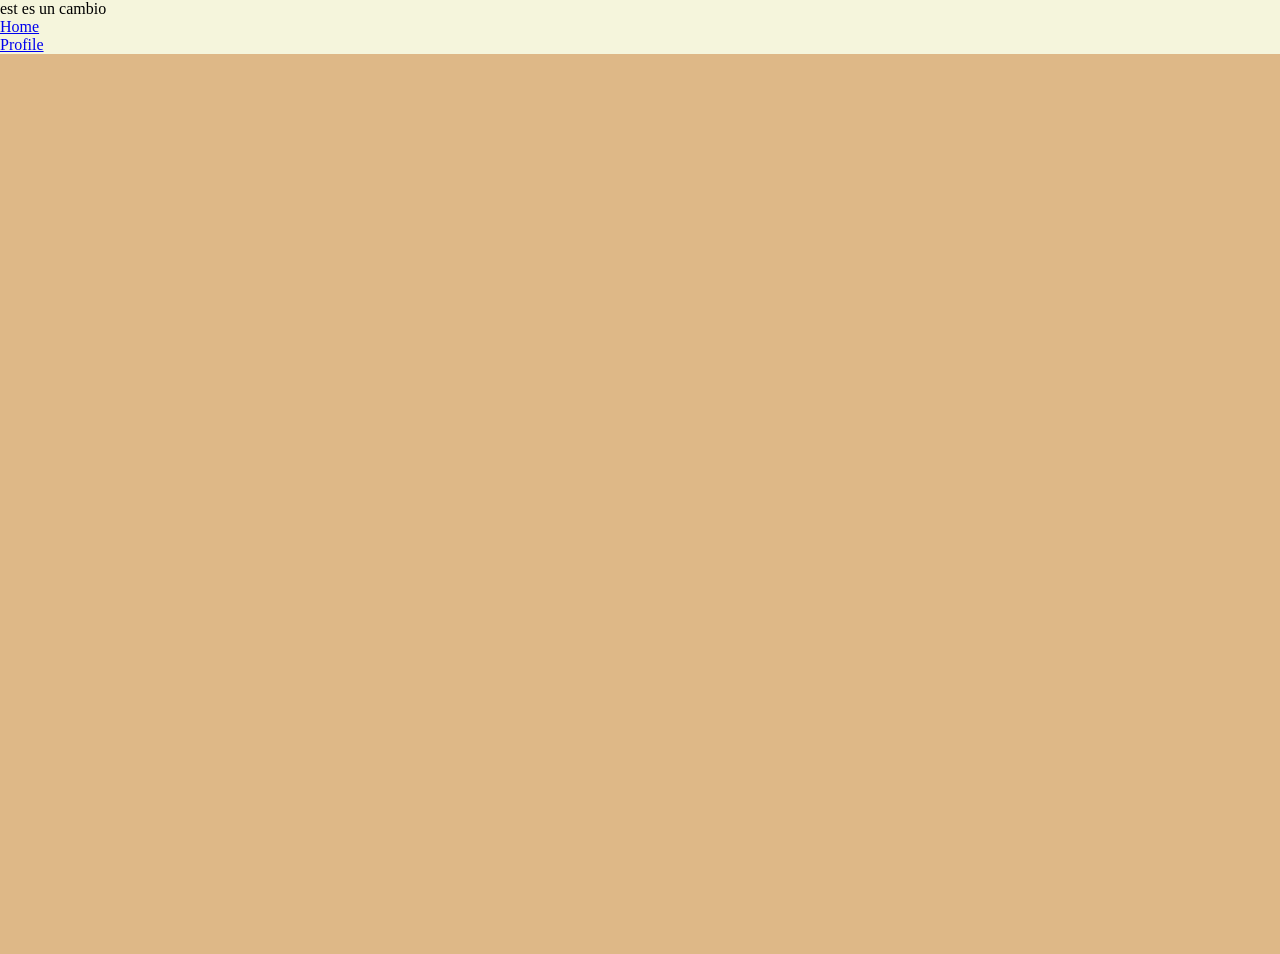
<file: 01_modulo/unidad1/01_clases_html/index.html>
<!doctype html>
<html lang="es">
    <head>
        est es un cambio
        <meta charset="UTF-8" />
        <meta name="viewport" content="width=device-width, initial-scale=1.0" />
        <title>Clase 1 - HTML</title>
        <link rel="stylesheet" href="./assets/css/styles.css" />
    </head>
    <body>
        <!-- Comentar -->
        <!-- <h1 id="principalTitle" class="title">Hola Mundo</h1>

        <h2 class="title">h2 clase de texto</h2>

        <h3 class="title">h3 clase de texto</h3>

        <h4 class="title">h4 clase de texto</h4>

        <h5 class="title">h5 clase de texto</h5>

        <h6 class="title">h6 clase de texto</h6> -->

        <header>
            <!-- Cabecera de la web -->
            <nav>
                <ul>
                    <li><a href="#">Home</a></li>
                    <li><a href="https://www.linkedin.com/feed/" target="_blank">Profile</a></li>
                </ul>
            </nav>
        </header>

        <main>
            <!-- Contenido de la web -->
            <section></section>
        </main>

        <footer>
            <!-- Menú inferior de la web -->
        </footer>
    </body>
</html>
</file>
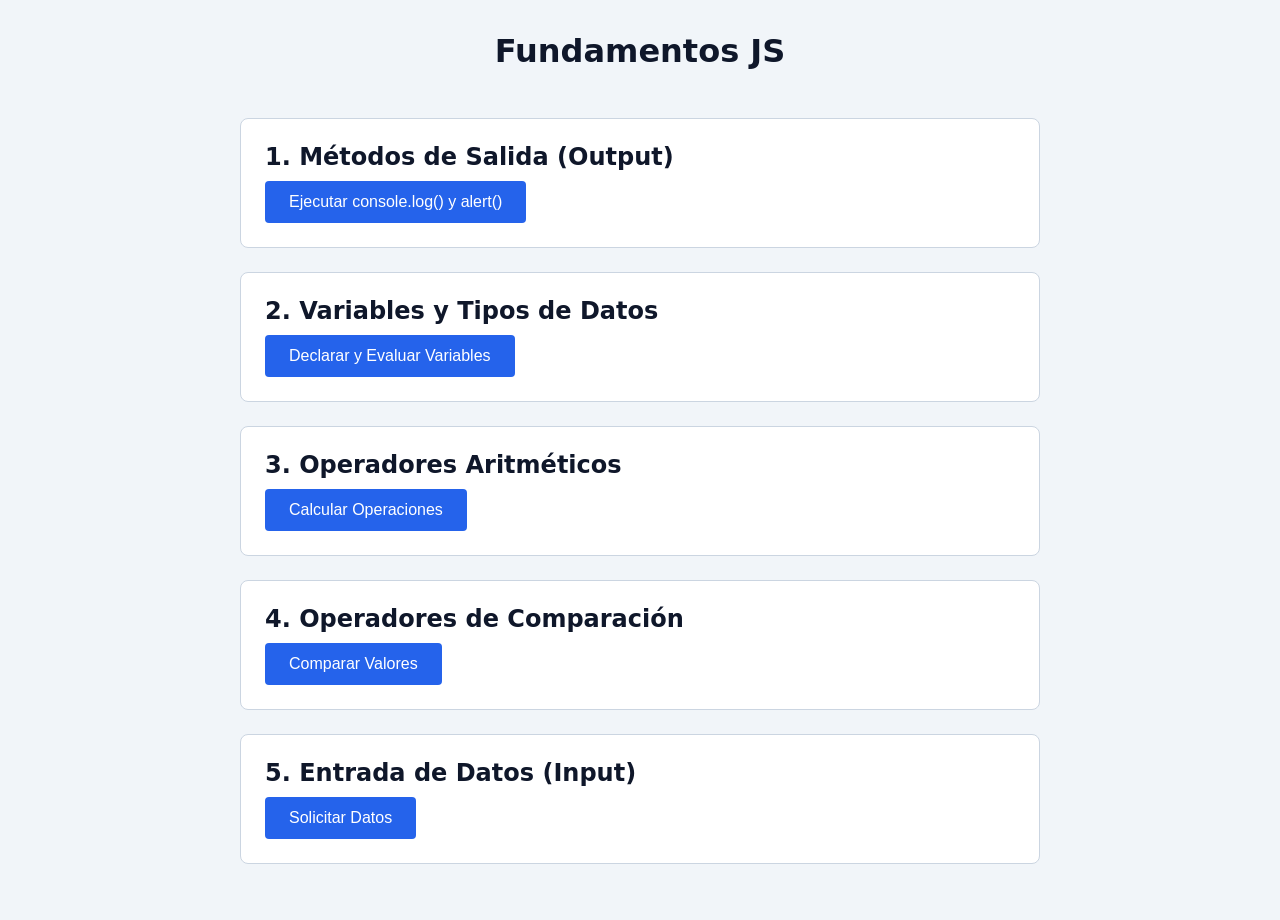
<file: 01_modulo/unidad1/04_clases_javascript/index.html>
<!doctype html>
<html lang="en">
    <head>
        <meta charset="UTF-8" />
        <meta name="viewport" content="width=device-width, initial-scale=1.0" />
        <title>Fundamentos JS</title>
        <link rel="stylesheet" href="./assets/css/styles.css" />
    </head>
    <body>
        <main class="contenedor">
            <header class="cabecera">
                <h1>Fundamentos JS</h1>
            </header>

            <section class="panel">
                <h2>1. Métodos de Salida (Output)</h2>
                <button id="btnSalidas">Ejecutar console.log() y alert()</button>
            </section>

            <section class="panel">
                <h2>2. Variables y Tipos de Datos</h2>
                <button id="btnVariables">Declarar y Evaluar Variables</button>
            </section>

            <section class="panel">
                <h2>3. Operadores Aritméticos</h2>
                <button id="btnAritmeticos">Calcular Operaciones</button>
            </section>

            <section class="panel">
                <h2>4. Operadores de Comparación</h2>
                <button id="btnComparacion">Comparar Valores</button>
            </section>

            <section class="panel">
                <h2>5. Entrada de Datos (Input)</h2>
                <button id="btnInput">Solicitar Datos</button>
            </section>
        </main>

        <script src="./assets/js/app.js"></script>
    </body>
</html>
</file>
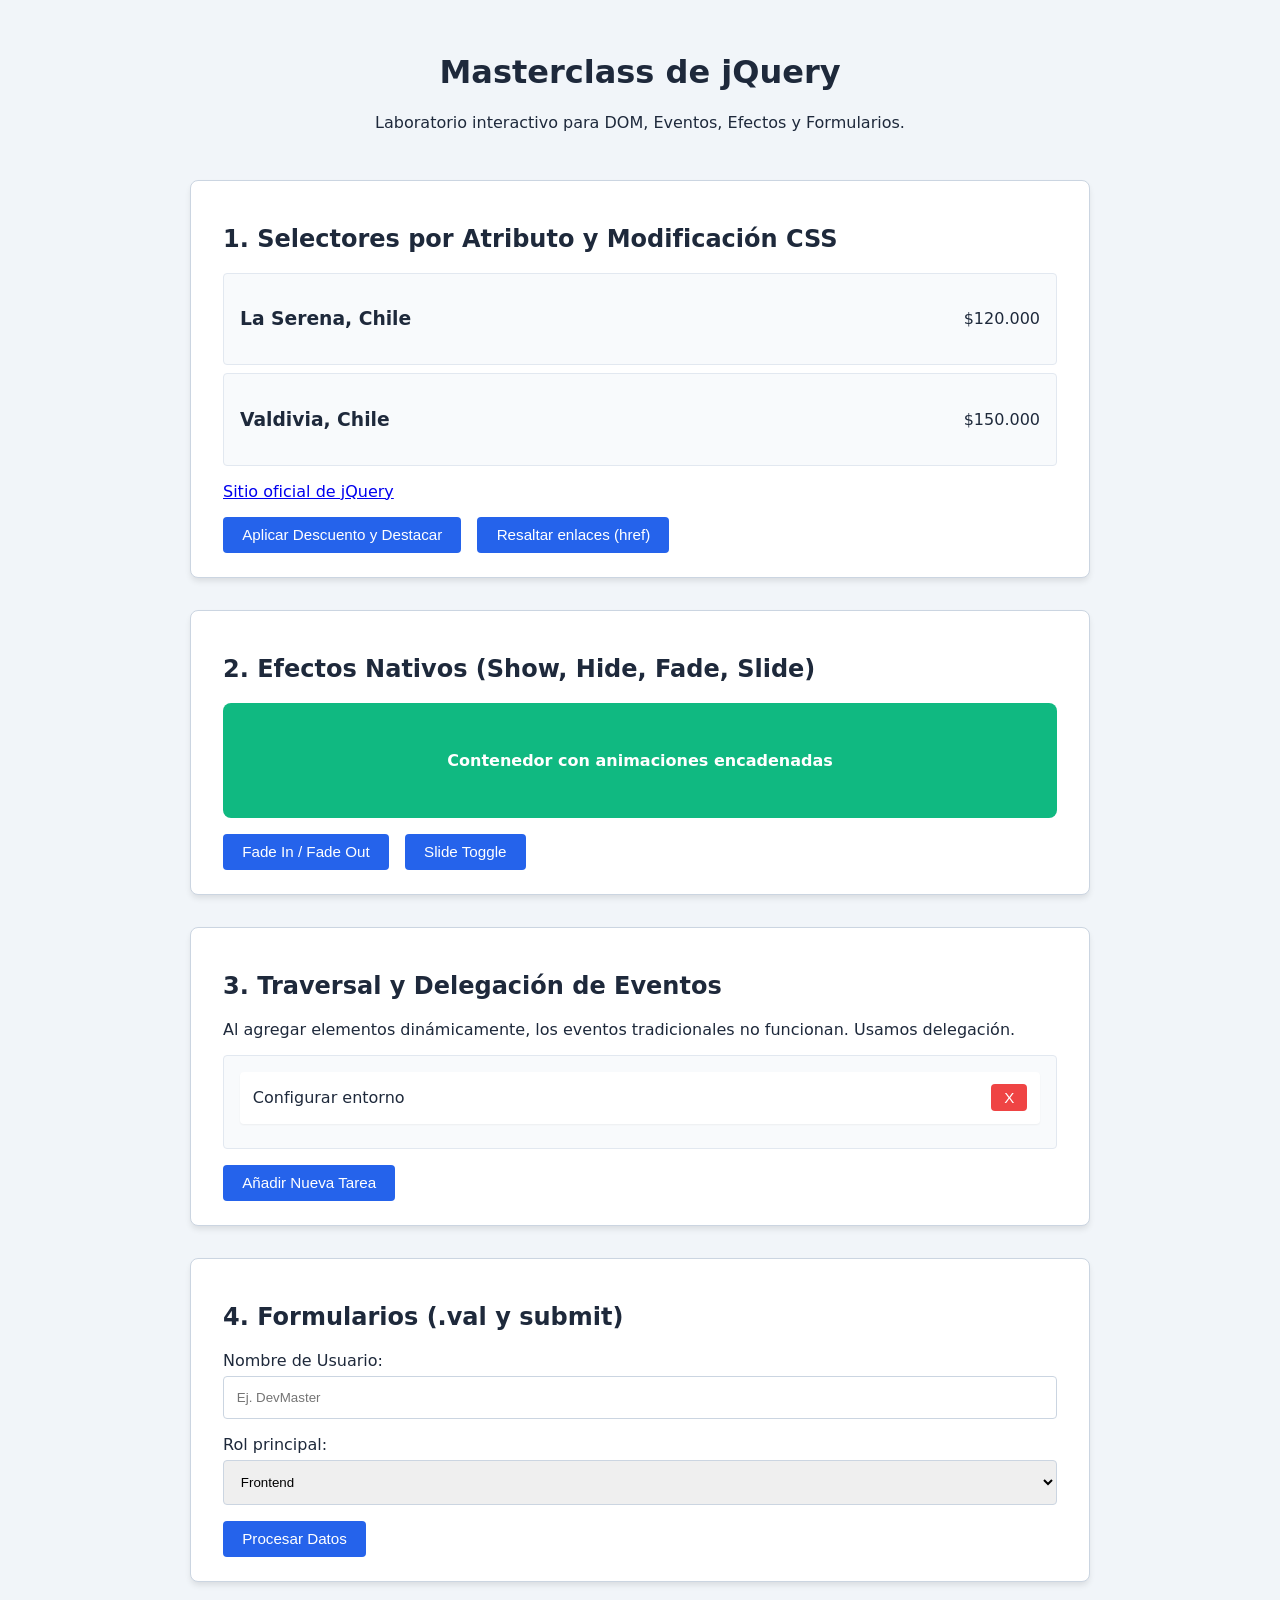
<file: 01_modulo/unidad1/05_clases_jquery/index.html>
<!doctype html>
<html lang="es">
    <head>
        <meta charset="UTF-8" />
        <meta name="viewport" content="width=device-width, initial-scale=1.0" />
        <title>Laboratorio Práctico - jQuery Avanzado</title>
        <link rel="stylesheet" href="./assets/css/styles.css" />
    </head>
    <body>
        <main class="contenedor">
            <header class="cabecera">
                <h1>Masterclass de jQuery</h1>
                <p>Laboratorio interactivo para DOM, Eventos, Efectos y Formularios.</p>
            </header>

            <section class="panel">
                <h2>1. Selectores por Atributo y Modificación CSS</h2>
                <ul class="lista-destinos">
                    <li class="vacaciones">
                        <h3>La Serena, Chile</h3>
                        <span class="valor">$120.000</span>
                    </li>
                    <li class="vacaciones">
                        <h3>Valdivia, Chile</h3>
                        <span class="valor">$150.000</span>
                    </li>
                </ul>
                <a href="https://jquery.com" target="_blank" class="link-externo"
                    >Sitio oficial de jQuery</a
                >
                <div class="controles">
                    <button id="btnModificarPrecios">Aplicar Descuento y Destacar</button>
                    <button id="btnMarcarLinks">Resaltar enlaces (href)</button>
                </div>
            </section>

            <section class="panel">
                <h2>2. Efectos Nativos (Show, Hide, Fade, Slide)</h2>
                <div id="cajaAnimada" class="caja-efectos">
                    Contenedor con animaciones encadenadas
                </div>
                <div class="controles">
                    <button id="btnFade">Fade In / Fade Out</button>
                    <button id="btnSlide">Slide Toggle</button>
                </div>
            </section>

            <section class="panel">
                <h2>3. Traversal y Delegación de Eventos</h2>
                <p>
                    Al agregar elementos dinámicamente, los eventos tradicionales no funcionan.
                    Usamos delegación.
                </p>

                <div id="contenedorTareas" class="tareas-container">
                    <div class="tarea">
                        <span>Configurar entorno</span>
                        <button class="btn-eliminar">X</button>
                    </div>
                </div>

                <div class="controles">
                    <button id="btnAgregarTarea">Añadir Nueva Tarea</button>
                </div>
            </section>

            <section class="panel">
                <h2>4. Formularios (.val y submit)</h2>
                <form id="formularioRegistro">
                    <div class="grupo-form">
                        <label for="inputNombre">Nombre de Usuario:</label>
                        <input
                            type="text"
                            id="inputNombre"
                            class="input-text"
                            placeholder="Ej. DevMaster"
                            required
                        />
                    </div>
                    <div class="grupo-form">
                        <label for="inputRol">Rol principal:</label>
                        <select id="inputRol" class="input-select">
                            <option value="frontend">Frontend</option>
                            <option value="backend">Backend</option>
                        </select>
                    </div>
                    <button type="submit" id="btnProcesarForm">Procesar Datos</button>
                </form>
                <div id="resultadoFormulario" class="resultado-oculto"></div>
            </section>
        </main>

        <script
            src="https://code.jquery.com/jquery-3.7.1.min.js"
            integrity="sha256-/JqT3SQfawRcv/BIHPThkBvs0OEvtFFmqPF/lYI/Cxo="
            crossorigin="anonymous"
        ></script>
        <script src="./assets/js/app.js"></script>
    </body>
</html>
</file>
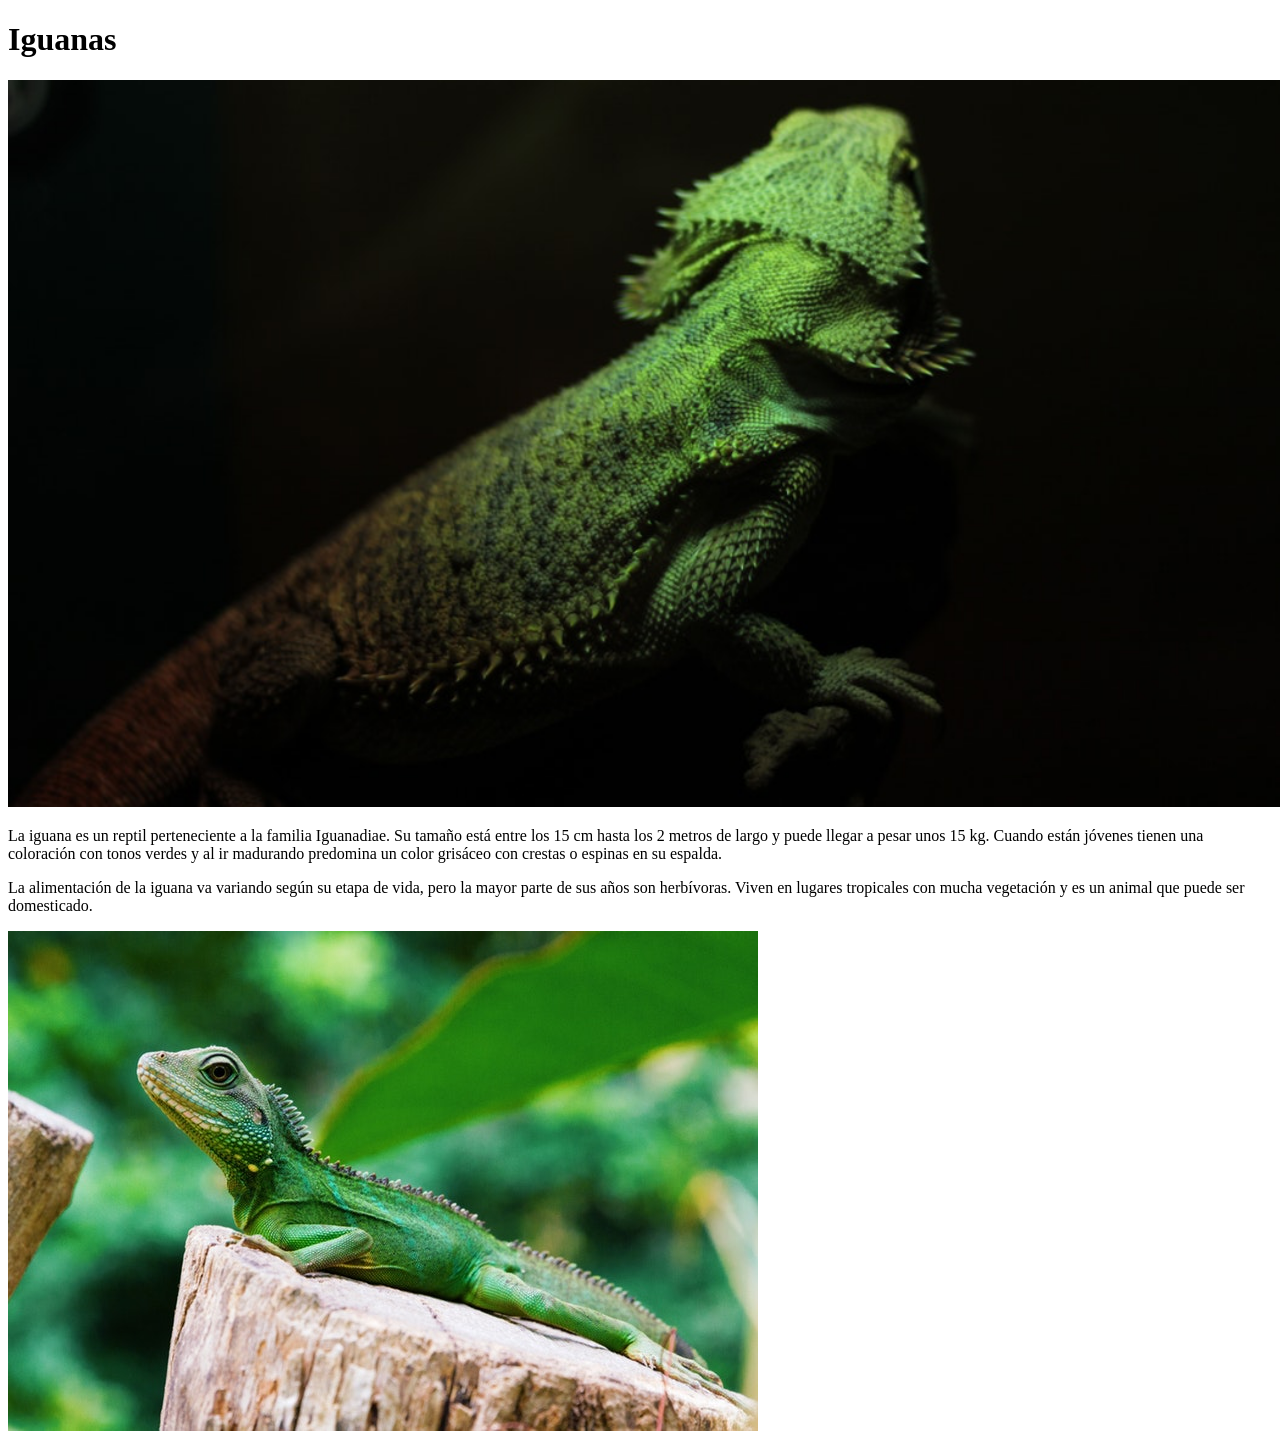
<file: 01_modulo/unidad1/iguana_page/index.html>
<!doctype html>
<html lang="en">
    <head>
        <meta charset="UTF-8" />
        <meta name="viewport" content="width=device-width, initial-scale=1.0" />
        <title>Iguanas</title>
    </head>
    <body>
        <header id="hero">
            <h1>Iguanas</h1>
            <section>
                <img src="./assets/img/bg-header.jpg" alt="bg-header" />
            </section>
        </header>
        <main>
            <section class="desc-section">
                <div>
                    <p>
                        La iguana es un reptil perteneciente a la familia Iguanadiae. Su tamaño está
                        entre los 15 cm hasta los 2 metros de largo y puede llegar a pesar unos 15
                        kg. Cuando están jóvenes tienen una coloración con tonos verdes y al ir
                        madurando predomina un color grisáceo con crestas o espinas en su espalda.
                    </p>
                    <p>
                        La alimentación de la iguana va variando según su etapa de vida, pero la
                        mayor parte de sus años son herbívoras. Viven en lugares tropicales con
                        mucha vegetación y es un animal que puede ser domesticado.
                    </p>
                </div>
                <img src="./assets/img/iguana-1.jpg" alt="iguana-1" />
            </section>
            <section></section>
            <section></section>
        </main>
        <footer></footer>
    </body>
</html>
</file>
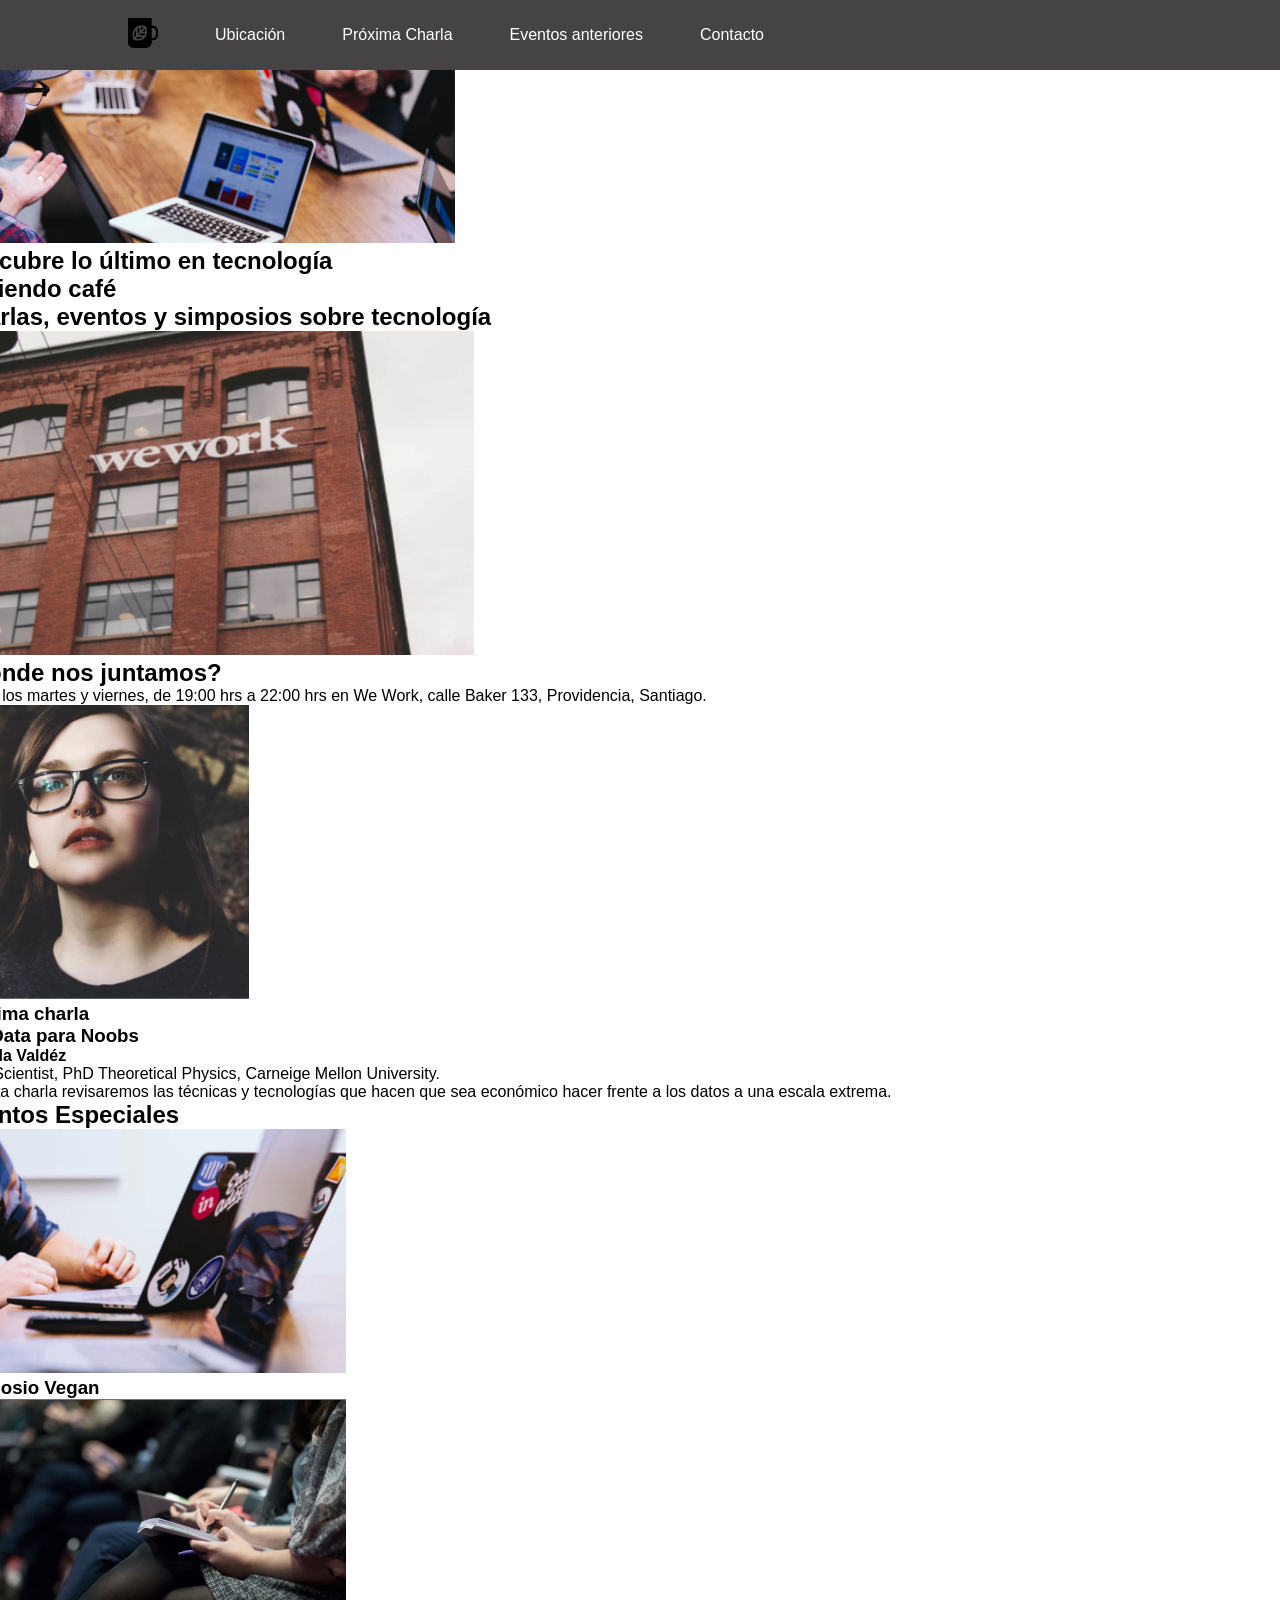
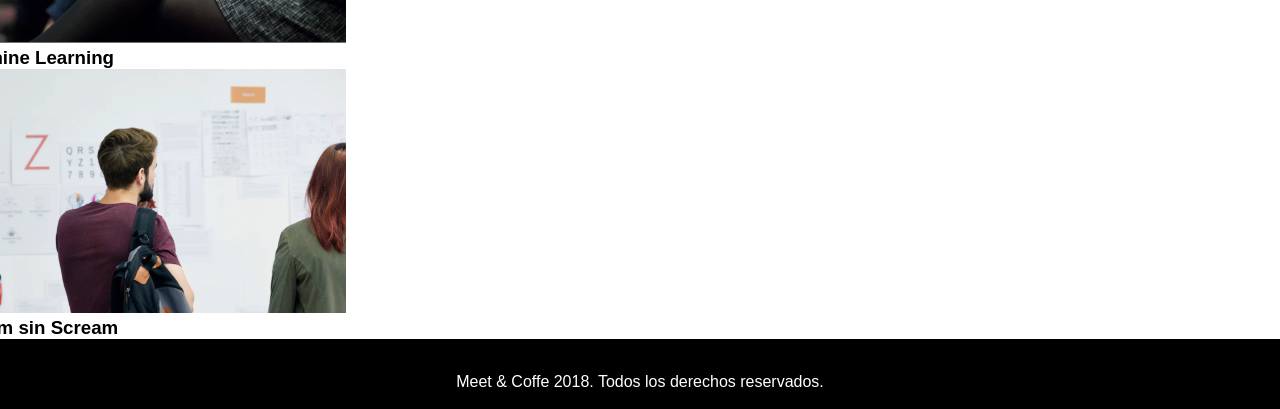
<file: 01_modulo/unidad1/meet_coffe/index.html>
<!doctype html>
<html lang="es">
    <head>
        <meta charset="UTF-8" />
        <meta name="viewport" content="width=device-width, initial-scale=1.0" />
        <title>Meet & Coffee</title>
        <link rel="shortcut icon" href="./assets/img/favicon.png" type="image/png" />
        <meta name="author" content="Bootcamp Python" />
        <link rel="stylesheet" href="./assets/css/styles.css" />
    </head>
    <body>
        <header>
            <nav>
                <ul>
                    <li>
                        <a href="#"
                            ><img src="./assets/img/coffee-cup.svg" alt="coffe cup" width="30"
                        /></a>
                    </li>
                    <li><a href="#">Ubicación</a></li>
                    <li><a href="#">Próxima Charla</a></li>
                    <li><a href="#">Eventos anteriores</a></li>
                    <li><a href="#">Contacto</a></li>
                </ul>
            </nav>
        </header>

        <main>
            <section>
                <img src="./assets/img/bg-hero.png" alt="bg hero" width="500" />

                <h1>
                    Descubre lo último en tecnología <br />
                    bebiendo café
                </h1>
                <h2>Charlas, eventos y simposios sobre tecnología</h2>
            </section>

            <section>
                <img src="./assets/img/we-work.jpg" alt="we work" />

                <h2>¿Donde nos juntamos?</h2>
                <p>
                    Todos los martes y viernes, de 19:00 hrs a 22:00 hrs en We Work, calle Baker
                    133, Providencia, Santiago.
                </p>
            </section>

            <section>
                <img src="./assets/img/speaker.jpg" alt="speaker" />
                <div>
                    <h3>
                        Próxima charla <br />
                        Big Data para Noobs
                    </h3>
                    <h4>Rafaela Valdéz</h4>
                    <span
                        >Data Scientist, PhD Theoretical Physics, Carneige Mellon University.</span
                    >
                    <p>
                        En esta charla revisaremos las técnicas y tecnologías que hacen que sea
                        económico hacer frente a los datos a una escala extrema.
                    </p>
                </div>
            </section>

            <section>
                <h2>Eventos Especiales</h2>

                <div>
                    <div>
                        <img src="./assets/img/simposio-vegan.jpg" alt="simposio vegan" />
                        <h3>Simposio Vegan</h3>
                    </div>

                    <div>
                        <img src="./assets/img/machine-learning.jpg" alt="machine learning" />
                        <h3>Machine Learning</h3>
                    </div>

                    <div>
                        <img src="./assets/img/scrum-sin-scream.jpg" alt="scrum sin scream" />
                        <h3>Scrum sin Scream</h3>
                    </div>
                </div>
            </section>
        </main>

        <footer>
            <div>
                <a href="#"><img src="./assets/img/coffee-cup.svg" alt="coffe cup" width="30" /></a>
                <a href="#"><img src="./assets/img/coffee-cup.svg" alt="coffe cup" width="30" /></a>
                <a href="#"><img src="./assets/img/coffee-cup.svg" alt="coffe cup" width="30" /></a>
                <p>Meet & Coffe 2018. Todos los derechos reservados.</p>
            </div>
        </footer>
    </body>
</html>
</file>
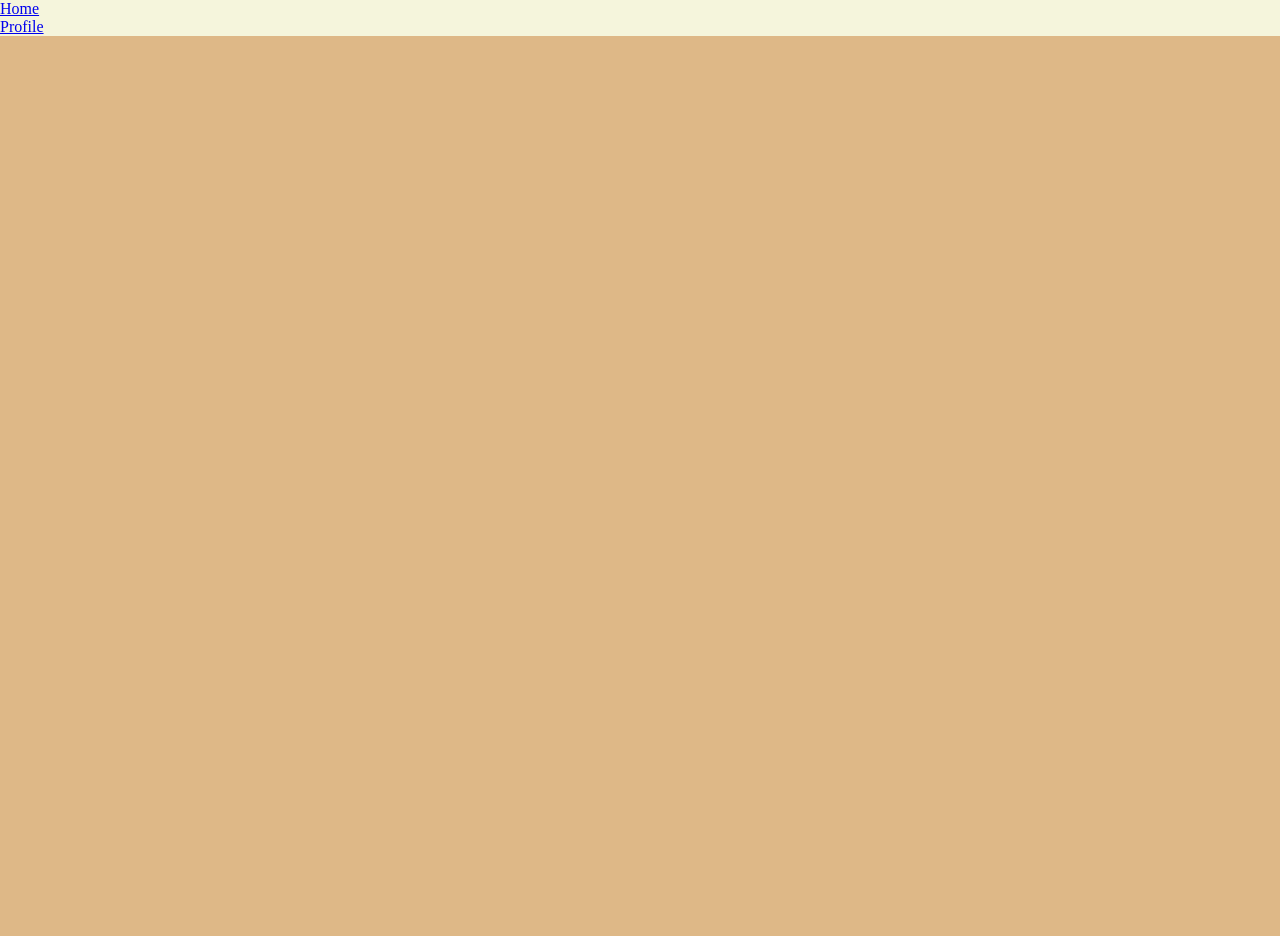
<file: modulo1/unidad1/01_clases_html/index.html>
<!doctype html>
<html lang="es">
    <head>
        <meta charset="UTF-8" />
        <meta name="viewport" content="width=device-width, initial-scale=1.0" />
        <title>Clase 1 - HTML</title>
        <link rel="stylesheet" href="./assets/css/styles.css" />
    </head>
    <body>
        <!-- Comentar -->
        <!-- <h1 id="principalTitle" class="title">Hola Mundo</h1>

        <h2 class="title">h2 clase de texto</h2>

        <h3 class="title">h3 clase de texto</h3>

        <h4 class="title">h4 clase de texto</h4>

        <h5 class="title">h5 clase de texto</h5>

        <h6 class="title">h6 clase de texto</h6> -->

        <header>
            <!-- Cabecera de la web -->
            <nav>
                <ul>
                    <li><a href="#">Home</a></li>
                    <li><a href="https://www.linkedin.com/feed/" target="_blank">Profile</a></li>
                </ul>
            </nav>
        </header>

        <main>
            <!-- Contenido de la web -->
            <section></section>
        </main>

        <footer>
            <!-- Menú inferior de la web -->
        </footer>
    </body>
</html>
</file>
<file: 01_modulo/unidad1/01_clases_html/assets/css/styles.css>
* {
    margin: 0;
    padding: 0;
}

body {
    background-color: beige;
    overflow-x: hidden;
}

/* #principalTitle {
    font-size: 100px;
} */

section {
    width: 100vw;
    height: 100vh;
    background-color: burlywood;
}

.title {
    font-size: 20px;
    color: beige;
    font-family: Arial, Helvetica, sans-serif;
}
</file>
<file: 01_modulo/unidad1/04_clases_javascript/assets/css/styles.css>
* {
    margin: 0;
    padding: 0;
    box-sizing: border-box;
}

body {
    font-family:
        system-ui,
        -apple-system,
        'Open Sans',
        sans-serif;
    background-color: #f1f5f9;
    color: #0f172a;
    padding: 2rem;
}

.contenedor {
    max-width: 800px;
    margin: 0 auto;
}

.cabecera {
    text-align: center;
    margin-bottom: 3rem;
}

.panel {
    background-color: white;
    border: 1px solid #cbd5e1;
    border-radius: 8px;
    padding: 1.5rem;
    margin-bottom: 1.5rem;
}

button {
    background-color: #2563eb;
    color: white;
    border: none;
    padding: 0.75rem 1.5rem;
    font-size: 1rem;
    border-radius: 4px;
    cursor: pointer;
    transition: background-color 0.3s;
}

button:hover {
    background-color: #1d4ed8;
}

h2 {
    margin-bottom: 10px;
}
</file>
<file: 01_modulo/unidad1/05_clases_jquery/assets/css/styles.css>
body {
    font-family:
        system-ui,
        -apple-system,
        sans-serif;
    background-color: #f1f5f9;
    color: #1e293b;
    margin: 0;
    padding: 2rem;
}

.contenedor {
    max-width: 900px;
    margin: 0 auto;
}

.cabecera {
    text-align: center;
    margin-bottom: 3rem;
}

.panel {
    background-color: #ffffff;
    border: 1px solid #cbd5e1;
    border-radius: 8px;
    padding: 1.5rem 2rem;
    margin-bottom: 2rem;
    box-shadow: 0 4px 6px -1px rgba(0, 0, 0, 0.1);
}

.controles {
    margin-top: 1rem;
    display: flex;
    gap: 1rem;
    flex-wrap: wrap;
}

button {
    background-color: #2563eb;
    color: #ffffff;
    border: none;
    padding: 0.6rem 1.2rem;
    font-size: 0.95rem;
    border-radius: 4px;
    cursor: pointer;
    transition: background-color 0.2s ease;
}

button:hover {
    background-color: #1d4ed8;
}

.lista-destinos {
    list-style: none;
    padding: 0;
}

.vacaciones {
    background-color: #f8fafc;
    border: 1px solid #e2e8f0;
    padding: 1rem;
    margin-bottom: 0.5rem;
    border-radius: 4px;
    display: flex;
    justify-content: space-between;
    align-items: center;
}

.caja-efectos {
    background-color: #10b981;
    color: white;
    padding: 3rem;
    text-align: center;
    font-weight: bold;
    border-radius: 8px;
    margin-bottom: 1rem;
}

.tareas-container {
    border: 1px solid #e2e8f0;
    border-radius: 4px;
    padding: 1rem;
    background: #f8fafc;
}

.tarea {
    display: flex;
    justify-content: space-between;
    align-items: center;
    background: white;
    padding: 0.8rem;
    margin-bottom: 0.5rem;
    border-radius: 4px;
    box-shadow: 0 1px 2px rgba(0, 0, 0, 0.05);
}

.btn-eliminar {
    background-color: #ef4444;
    padding: 0.3rem 0.8rem;
}

.btn-eliminar:hover {
    background-color: #b91c1c;
}

.grupo-form {
    margin-bottom: 1rem;
    display: flex;
    flex-direction: column;
}

.input-text,
.input-select {
    padding: 0.8rem;
    border: 1px solid #cbd5e1;
    border-radius: 4px;
    margin-top: 0.4rem;
}

.resultado-oculto {
    display: none;
    margin-top: 1rem;
    padding: 1rem;
    background-color: #dbeafe;
    color: #1e3a8a;
    border-radius: 4px;
}
</file>
<file: 01_modulo/unidad1/meet_coffe/assets/css/styles.css>
* {
    margin: 0;
    padding: 0;
    box-sizing: border-box;
}

body {
    font-family: Verdana, Geneva, Tahoma, sans-serif;
}

a {
    text-decoration: none;
    color: #fff;
}

nav {
    width: 1370px;
    display: flex;
    align-items: center;
    margin: 0 128px;
}

section {
    width: 1370px;
}

nav ul {
    display: flex;
    gap: 57px;
}

nav ul li {
    list-style: none;
    display: flex;
    align-items: center;
}

header,
footer {
    width: 100%;
    height: 70px;
    display: flex;
    justify-content: center;
    background-color: #454343;
    color: #fff;
}

main {
    width: 100%;
    height: auto;
    display: flex;
    flex-direction: column;
    align-items: center;
}

footer {
    background-color: #000;
}
</file>
<file: modulo1/unidad1/01_clases_html/assets/css/styles.css>
* {
    margin: 0;
    padding: 0;
}

body {
    background-color: beige;
    overflow-x: hidden;
}

/* #principalTitle {
    font-size: 100px;
} */

section {
    width: 100vw;
    height: 100vh;
    background-color: burlywood;
}

.title {
    font-size: 20px;
    color: beige;
    font-family: Arial, Helvetica, sans-serif;
}
</file>
